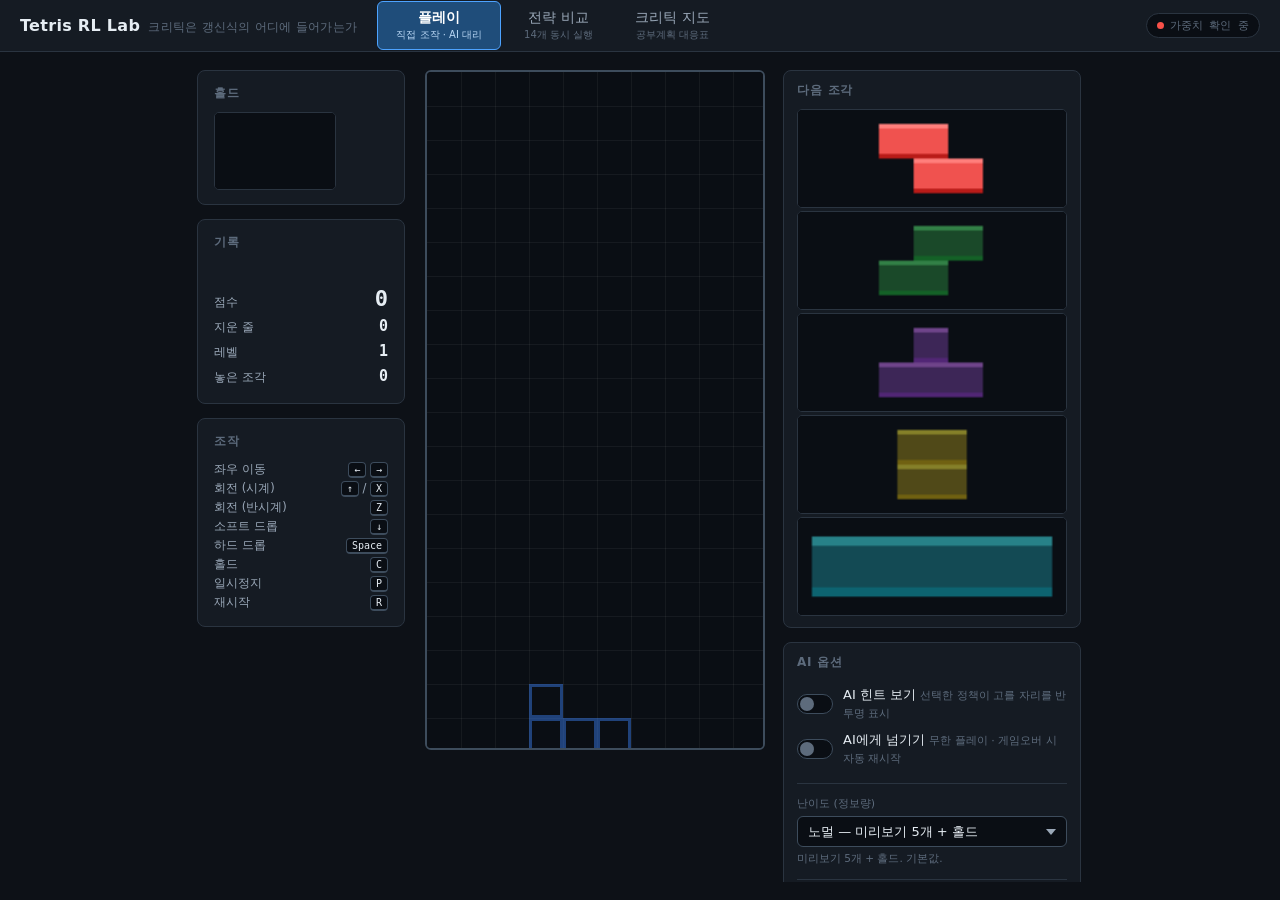
<file: index.html>
<!DOCTYPE html>
<meta charset="utf-8">
<title>tetris-rl-testbed</title>
<!-- GitHub Pages serves the repository root. The app lives in web/ and loads
     the weight files from ../weights/, so the root is the correct doc root --
     this page only forwards the visitor to it. -->
<meta http-equiv="refresh" content="0; url=web/index.html">
<link rel="canonical" href="web/index.html">
<p>이동 중… 자동으로 넘어가지 않으면 <a href="web/index.html">web/index.html</a> 을 여세요.</p>
</file>
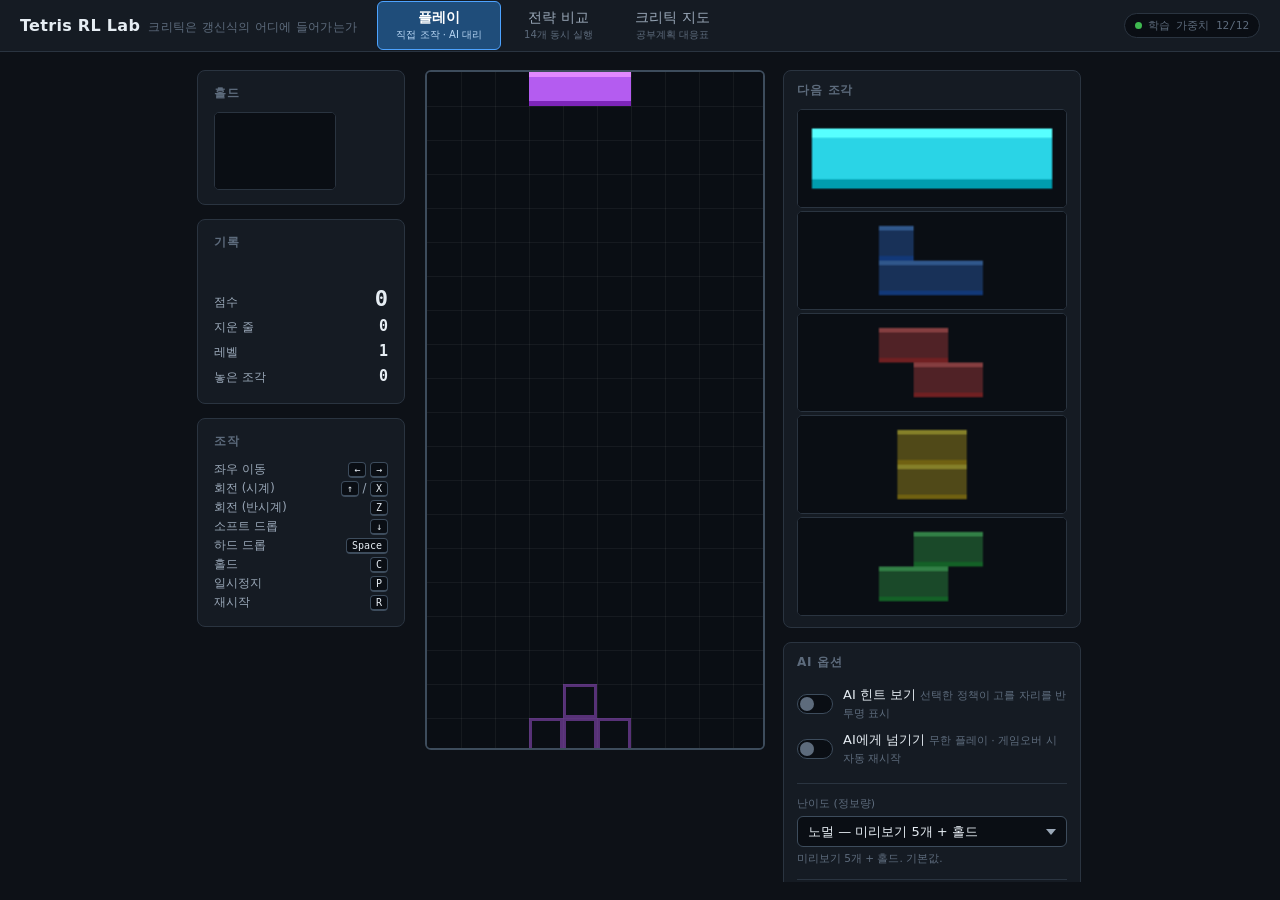
<file: web/index.html>
<!DOCTYPE html>
<html lang="ko">
<head>
<meta charset="utf-8">
<title>Tetris RL Lab</title>
<link rel="stylesheet" href="style.css">
</head>
<body>

<div id="app">

  <!-- ================= TOP BAR ================= -->
  <div id="topbar">
    <div id="brand">Tetris RL Lab<span class="sub">크리틱은 갱신식의 어디에 들어가는가</span></div>

    <div id="tabs">
      <button class="tab active" data-screen="play">플레이<span class="tab-hint">직접 조작 · AI 대리</span></button>
      <button class="tab" data-screen="arena">전략 비교<span class="tab-hint">8개 동시 실행</span></button>
      <button class="tab" data-screen="learn">크리틱 지도<span class="tab-hint">공부계획 대응표</span></button>
    </div>

    <div id="topbar-right">
      <span id="weights-status" class="none"><span class="dot"></span><span class="txt">가중치 확인 중</span></span>
      <span id="load-warning" class="tag warn" style="display:none"></span>
    </div>
  </div>

  <!-- ================= SCREENS ================= -->
  <div id="screens">

    <!-- ---------- ① PLAY ---------- -->
    <div class="screen active" id="screen-play">

      <div id="play-left">
        <div class="panel" id="hold-panel">
          <h3>홀드</h3>
          <canvas id="hold-canvas" class="mini-canvas" width="120" height="76"></canvas>
        </div>

        <div class="panel">
          <h3>기록</h3>
          <div id="combo-row"><span id="b2b-tag" class="tag good" style="display:none">B2B</span><span id="combo-tag" class="tag warn" style="display:none"></span></div>
          <div class="stat-row"><span class="k">점수</span><span class="v big" id="st-score">0</span></div>
          <div class="stat-row"><span class="k">지운 줄</span><span class="v" id="st-lines">0</span></div>
          <div class="stat-row"><span class="k">레벨</span><span class="v" id="st-level">1</span></div>
          <div class="stat-row"><span class="k">놓은 조각</span><span class="v" id="st-pieces">0</span></div>
        </div>

        <div class="panel" id="ai-stats-panel" style="display:none">
          <h3>AI 누적 통계</h3>
          <div class="stat-row"><span class="k">게임 수</span><span class="v" id="ai-games">0</span></div>
          <div class="stat-row"><span class="k">최고 줄 수</span><span class="v" id="ai-best">0</span></div>
          <div class="stat-row"><span class="k">평균 줄 수</span><span class="v" id="ai-mean">0</span></div>
          <div class="stat-row"><span class="k">초당 조각</span><span class="v" id="ai-pps">0</span></div>
        </div>

        <div class="panel" id="key-help">
          <h3>조작</h3>
          <div class="row"><span>좌우 이동</span><span><kbd>←</kbd> <kbd>→</kbd></span></div>
          <div class="row"><span>회전 (시계)</span><span><kbd>↑</kbd> / <kbd>X</kbd></span></div>
          <div class="row"><span>회전 (반시계)</span><span><kbd>Z</kbd></span></div>
          <div class="row"><span>소프트 드롭</span><span><kbd>↓</kbd></span></div>
          <div class="row"><span>하드 드롭</span><span><kbd>Space</kbd></span></div>
          <div class="row"><span>홀드</span><span><kbd>C</kbd></span></div>
          <div class="row"><span>일시정지</span><span><kbd>P</kbd></span></div>
          <div class="row"><span>재시작</span><span><kbd>R</kbd></span></div>
        </div>
      </div>

      <div id="play-center">
        <div id="ai-banner"><span class="pulse"></span><span id="ai-banner-txt">AI 자동 플레이 중</span></div>
        <div id="difficulty-badge" class="tag warn" style="display:none"></div>
        <div id="play-board-wrap">
          <canvas id="play-board" width="320" height="640"></canvas>
          <div id="play-overlay">
            <div class="big" id="ov-title">일시정지</div>
            <div class="small" id="ov-sub">P 키로 계속</div>
          </div>
        </div>
      </div>

      <div id="play-right">
        <div class="panel">
          <h3>다음 조각</h3>
          <div id="next-list"></div>
          <div id="next-empty" style="display:none;font-size:11px;color:var(--warn);padding:10px 2px;line-height:1.5">미리보기 없음 — 익스트림 모드<br><span class="muted">1수 탐색은 이 모드에서 0수 탐색이 된다.</span></div>
        </div>

        <div class="panel">
          <h3>AI 옵션</h3>

          <label class="toggle">
            <input type="checkbox" id="opt-hint"><span class="track"></span>
            <span><span class="label">AI 힌트 보기</span>
              <span class="desc">선택한 정책이 고를 자리를 반투명 표시</span></span>
          </label>

          <label class="toggle">
            <input type="checkbox" id="opt-autoplay"><span class="track"></span>
            <span><span class="label">AI에게 넘기기</span>
              <span class="desc">무한 플레이 · 게임오버 시 자동 재시작</span></span>
          </label>

          <div class="hr"></div>
          <div style="font-size:11px;color:var(--fg-faint);margin-bottom:5px">난이도 (정보량)</div>
          <select class="sel" id="opt-difficulty"></select>
          <div id="difficulty-note" style="font-size:10.5px;color:var(--fg-faint);margin-top:4px;line-height:1.5"></div>

          <div class="hr"></div>
          <div style="font-size:11px;color:var(--fg-faint);margin-bottom:5px">에이전트</div>
          <select class="sel" id="opt-agent"></select>

          <div style="margin-top:12px">
            <div style="display:flex;justify-content:space-between;font-size:11px;color:var(--fg-faint)">
              <span>AI 속도</span><span id="ai-speed-val">보통</span>
            </div>
            <input type="range" id="ai-speed" min="0" max="4" step="1" value="2">
          </div>
        </div>

      </div>
    </div>

    <!-- ---------- ② ARENA ---------- -->
    <div class="screen" id="screen-arena">

      <div id="arena-controls">
        <div class="grp">
          <button class="btn primary" id="ar-toggle">시작</button>
          <button class="btn" id="ar-reset">초기화</button>
        </div>

        <div class="grp">
          <span class="glabel">실험</span>
          <select class="sel" id="ar-experiment" style="width:190px">
            <option value="all8">8전략 비교</option>
            <option value="difficulty">난이도 3단계 비교</option>
          </select>
          <select class="sel" id="ar-diff-strat" style="width:170px;display:none"></select>
        </div>

        <div class="grp grow">
          <span class="glabel">속도</span>
          <input type="range" id="arena-speed" min="0" max="5" step="1" value="2">
          <span id="arena-speed-val">보통</span>
        </div>

        <div class="grp">
          <label class="toggle" style="padding:0">
            <input type="checkbox" id="ar-same-seed" checked><span class="track"></span>
            <span class="label">전 패널 동일 시드</span>
          </label>
        </div>

        <div class="grp">
          <span class="glabel">시드</span>
          <input type="number" id="ar-seed" value="12345"
                 style="width:92px;padding:6px 8px;border-radius:6px;border:1px solid var(--border-hi);background:var(--bg-inset);color:var(--fg);font-family:var(--mono);font-size:12px">
        </div>

        <div class="grp">
          <label class="toggle" style="padding:0">
            <input type="checkbox" id="ar-autorestart" checked><span class="track"></span>
            <span class="label">게임오버 시 재시작</span>
          </label>
        </div>

        <div class="grp">
          <label class="toggle" style="padding:0" title="정책 기반(REINFORCE·기준선·A2C)은 argmax 로 평가된 값이 rl 보고 수치다. 끄면 softmax 로 샘플링한다.">
            <input type="checkbox" id="ar-greedy" checked><span class="track"></span>
            <span class="label">정책은 탐욕 선택</span>
          </label>
        </div>
      </div>

      <div id="arena-body">
        <div id="arena-grid"></div>

        <div class="panel" id="arena-board">
          <h3>리더보드</h3>
          <div id="lb-metric-tabs">
            <button class="mt active" data-metric="lines">지운 줄</button>
            <button class="mt" data-metric="score">점수/조각</button>
            <button class="mt" data-metric="tetris">테트리스 비율</button>
          </div>
          <div id="lb-list"></div>
          <div class="hr"></div>
          <div class="stat-row"><span class="k">총 경과</span><span class="v" id="ar-elapsed">0.0초</span></div>
          <div class="stat-row"><span class="k">총 조각</span><span class="v" id="ar-total-pieces">0</span></div>
          <div class="stat-row"><span class="k">렌더 FPS</span><span class="v" id="ar-fps">0</span></div>
          <div class="hr"></div>
          <div style="font-size:11px;line-height:1.6;color:var(--fg-faint)">
            동일 시드를 켜면 8개 패널이 <b>같은 조각 순서</b>를 받는다.
            성적 차이는 오직 정책의 선택 차이에서 나온다.
            <br><br>
            줄 수로는 델라체리·CEM·1수 탐색이 갈리지 않는다 (셋 다 안 죽는다).
            <b>점수/조각</b>과 <b>테트리스 비율</b>이 그 셋을 가르는 축이다.
          </div>
        </div>
      </div>
    </div>

    <!-- ---------- ③ LEARN ---------- -->
    <div class="screen" id="screen-learn">
      <div id="learn-axis">
        <h2>크리틱이 갱신식의 어디에 들어가는가</h2>
        <div class="axis-sub">
          아래 세로축은 <b>RL 공부계획</b>의 진행 순서다. 위에서 아래로 갈수록 크리틱이 갱신식에 더 깊이 들어간다.
          항목을 누르면 그 전략의 갱신식과 크리틱의 역할이 오른쪽에 나오고, 전략 비교 화면에서 단독으로 실행할 수 있다.
        </div>
        <div id="axis-list"></div>
      </div>

      <div id="learn-detail"></div>
    </div>

  </div><!-- /#screens -->
</div><!-- /#app -->

<!-- ES modules: the app is served over HTTP (see PROJECT.md "배포 방식"),
     so import/export is fine and no global-namespace workaround is needed.
     ui.js pulls in engine.js, policies.js and arena.js. -->
<script type="module" src="ui.js"></script>
</body>
</html>
</file>
<file: web/style.css>
/* ============================================================
   Tetris RL Lab — stylesheet
   Dark theme. Target viewport 1920x1080, no page scroll.
   No external fonts, no CDN. System font stack only.
   ============================================================ */

:root {
  /* --- surfaces --- */
  --bg:          #0d1117;
  --bg-panel:    #151b23;
  --bg-panel-2:  #1c242e;
  --bg-inset:    #0a0e14;
  --border:      #2a3440;
  --border-hi:   #3d4c5c;

  /* --- text --- */
  --fg:          #e6edf3;
  --fg-dim:      #9aa8b8;
  --fg-faint:    #5d6b7c;

  /* --- accents --- */
  --accent:      #4da3ff;
  --accent-dim:  #1f4d7a;
  --good:        #3fb950;
  --warn:        #d29922;
  --bad:         #f85149;

  /* --- tetromino colors (standard convention) --- */
  --p-I: #2ad4e6;   /* cyan   */
  --p-O: #f2d024;   /* yellow */
  --p-T: #b45cf0;   /* purple */
  --p-S: #3fd15b;   /* green  */
  --p-Z: #f0524f;   /* red    */
  --p-J: #3b82f6;   /* blue   */
  --p-L: #f5921e;   /* orange */

  --mono: ui-monospace, "DejaVu Sans Mono", "Consolas", monospace;
  --sans: system-ui, -apple-system, "Segoe UI", "Noto Sans KR", sans-serif;
}

* { box-sizing: border-box; }

html, body {
  margin: 0;
  padding: 0;
  height: 100%;
  overflow: hidden;
  background: var(--bg);
  color: var(--fg);
  font-family: var(--sans);
  font-size: 14px;
  -webkit-font-smoothing: antialiased;
}

/* ============================================================
   App shell
   ============================================================ */

#app {
  display: flex;
  flex-direction: column;
  height: 100vh;
}

/* --- top bar --------------------------------------------- */

#topbar {
  display: flex;
  align-items: center;
  gap: 20px;
  padding: 0 20px;
  height: 52px;
  flex: 0 0 52px;
  background: var(--bg-panel);
  border-bottom: 1px solid var(--border);
}

#brand {
  font-weight: 700;
  font-size: 16px;
  letter-spacing: .3px;
  white-space: nowrap;
}
#brand .sub {
  font-weight: 400;
  font-size: 12px;
  color: var(--fg-faint);
  margin-left: 8px;
}

#tabs { display: flex; gap: 4px; }

.tab {
  appearance: none;
  border: 1px solid transparent;
  background: transparent;
  color: var(--fg-dim);
  font-family: inherit;
  font-size: 14px;
  padding: 7px 18px;
  border-radius: 6px;
  cursor: pointer;
  transition: background .12s, color .12s;
}
.tab:hover { background: var(--bg-panel-2); color: var(--fg); }
.tab.active {
  background: var(--accent-dim);
  border-color: var(--accent);
  color: #fff;
  font-weight: 600;
}
.tab .tab-hint {
  display: block;
  font-size: 10px;
  font-weight: 400;
  color: var(--fg-faint);
  margin-top: 1px;
}
.tab.active .tab-hint { color: #b9d7f5; }

#topbar-right {
  margin-left: auto;
  display: flex;
  align-items: center;
  gap: 14px;
  font-size: 12px;
  color: var(--fg-faint);
}

/* status pill for weight loading */
#weights-status {
  display: inline-flex;
  align-items: center;
  gap: 6px;
  padding: 4px 10px;
  border-radius: 20px;
  border: 1px solid var(--border);
  background: var(--bg-inset);
  font-family: var(--mono);
  font-size: 11px;
}
#weights-status .dot {
  width: 7px; height: 7px; border-radius: 50%;
  background: var(--fg-faint);
}
#weights-status.ok   .dot { background: var(--good); }
#weights-status.part .dot { background: var(--warn); }
#weights-status.none .dot { background: var(--bad); }

/* --- screens --------------------------------------------- */

#screens { flex: 1 1 auto; position: relative; overflow: hidden; }

.screen {
  position: absolute;
  inset: 0;
  display: none;
  overflow: hidden;
}
.screen.active { display: flex; }

/* ============================================================
   Generic building blocks
   ============================================================ */

.panel {
  background: var(--bg-panel);
  border: 1px solid var(--border);
  border-radius: 8px;
  padding: 14px 16px;
}

.panel h3 {
  margin: 0 0 10px;
  font-size: 12px;
  font-weight: 700;
  letter-spacing: .8px;
  text-transform: uppercase;
  color: var(--fg-faint);
}

.hr { height: 1px; background: var(--border); margin: 12px 0; }

/* stat rows */
.stat-row {
  display: flex;
  justify-content: space-between;
  align-items: baseline;
  padding: 3px 0;
}
.stat-row .k { color: var(--fg-dim); font-size: 12px; }
.stat-row .v { font-family: var(--mono); font-size: 15px; font-weight: 600; }
.stat-row .v.big { font-size: 22px; }

/* toggle switch */
.toggle {
  display: flex;
  align-items: center;
  gap: 10px;
  padding: 7px 0;
  cursor: pointer;
  user-select: none;
}
.toggle input { display: none; }
.toggle .track {
  flex: 0 0 auto;
  width: 36px; height: 20px;
  border-radius: 10px;
  background: var(--bg-inset);
  border: 1px solid var(--border-hi);
  position: relative;
  transition: background .15s, border-color .15s;
}
.toggle .track::after {
  content: "";
  position: absolute;
  top: 2px; left: 2px;
  width: 14px; height: 14px;
  border-radius: 50%;
  background: var(--fg-faint);
  transition: transform .15s, background .15s;
}
.toggle input:checked + .track {
  background: var(--accent-dim);
  border-color: var(--accent);
}
.toggle input:checked + .track::after {
  transform: translateX(16px);
  background: var(--accent);
}
.toggle .label { font-size: 13px; }
.toggle .desc { font-size: 11px; color: var(--fg-faint); margin-top: 1px; }

/* buttons */
.btn {
  appearance: none;
  font-family: inherit;
  font-size: 13px;
  padding: 7px 14px;
  border-radius: 6px;
  border: 1px solid var(--border-hi);
  background: var(--bg-panel-2);
  color: var(--fg);
  cursor: pointer;
  transition: background .12s, border-color .12s;
}
.btn:hover { background: var(--border); border-color: var(--fg-faint); }
.btn.primary {
  background: var(--accent-dim);
  border-color: var(--accent);
  color: #fff;
  font-weight: 600;
}
.btn.primary:hover { background: #2a6199; }
.btn:disabled { opacity: .4; cursor: not-allowed; }

/* select */
select.sel {
  appearance: none;
  font-family: inherit;
  font-size: 13px;
  padding: 7px 28px 7px 10px;
  width: 100%;
  border-radius: 6px;
  border: 1px solid var(--border-hi);
  background: var(--bg-inset) url("data:image/svg+xml;utf8,<svg xmlns='http://www.w3.org/2000/svg' width='10' height='6'><path d='M0 0l5 6 5-6z' fill='%239aa8b8'/></svg>") no-repeat right 10px center;
  color: var(--fg);
  cursor: pointer;
}

/* range slider */
input[type=range] {
  appearance: none;
  width: 100%;
  height: 4px;
  border-radius: 2px;
  background: var(--border);
  outline: none;
  cursor: pointer;
}
input[type=range]::-webkit-slider-thumb {
  appearance: none;
  width: 14px; height: 14px;
  border-radius: 50%;
  background: var(--accent);
  cursor: pointer;
}
input[type=range]::-moz-range-thumb {
  width: 14px; height: 14px;
  border: none;
  border-radius: 50%;
  background: var(--accent);
  cursor: pointer;
}

/* small monospace tag */
.tag {
  display: inline-block;
  font-family: var(--mono);
  font-size: 10px;
  padding: 2px 6px;
  border-radius: 4px;
  background: var(--bg-inset);
  border: 1px solid var(--border);
  color: var(--fg-dim);
}
.tag.good { color: var(--good); border-color: #1c4a26; }
.tag.warn { color: var(--warn); border-color: #4a3b12; }
.tag.bad  { color: var(--bad);  border-color: #5c2320; }

/* ============================================================
   ① PLAY screen
   ============================================================ */

#screen-play {
  gap: 18px;
  padding: 18px;
  justify-content: center;
  align-items: flex-start;
}

/* left column: hold + study note */
#play-left  { width: 210px; flex: 0 0 210px; display: flex; flex-direction: column; gap: 14px; }
/* center: the board */
#play-center{ flex: 0 0 auto; display: flex; flex-direction: column; align-items: center; gap: 10px; }
/* right column: next + controls */
#play-right { width: 300px; flex: 0 0 300px; display: flex; flex-direction: column; gap: 14px; }

#play-board-wrap {
  position: relative;
  border: 2px solid var(--border-hi);
  border-radius: 6px;
  background: var(--bg-inset);
  overflow: hidden;
}
#play-board { display: block; }

/* overlay for pause / game over */
#play-overlay {
  position: absolute;
  inset: 0;
  display: none;
  flex-direction: column;
  align-items: center;
  justify-content: center;
  gap: 8px;
  background: rgba(10, 14, 20, .82);
  backdrop-filter: blur(2px);
  text-align: center;
}
#play-overlay.show { display: flex; }
#play-overlay .big { font-size: 26px; font-weight: 700; }
#play-overlay .small { font-size: 13px; color: var(--fg-dim); }

/* AI driving banner */
#ai-banner {
  display: none;
  align-items: center;
  gap: 8px;
  padding: 6px 12px;
  border-radius: 6px;
  background: var(--accent-dim);
  border: 1px solid var(--accent);
  font-size: 12px;
  font-weight: 600;
}
#ai-banner.show { display: flex; }
#ai-banner .pulse {
  width: 7px; height: 7px; border-radius: 50%;
  background: #7fc4ff;
  animation: pulse 1.1s ease-in-out infinite;
}
@keyframes pulse { 0%,100%{opacity:.25} 50%{opacity:1} }

/* mini canvases for hold / next */
.mini-canvas {
  display: block;
  background: var(--bg-inset);
  border: 1px solid var(--border);
  border-radius: 5px;
}

#next-list { display: flex; flex-direction: column; gap: 5px; }

/* key help table */
#key-help { font-size: 12px; }
#key-help .row {
  display: flex;
  justify-content: space-between;
  padding: 3px 0;
  color: var(--fg-dim);
}
kbd {
  font-family: var(--mono);
  font-size: 11px;
  padding: 2px 6px;
  border-radius: 4px;
  background: var(--bg-inset);
  border: 1px solid var(--border-hi);
  border-bottom-width: 2px;
  color: var(--fg);
}

/* ============================================================
   ② ARENA screen
   ============================================================ */

#screen-arena { flex-direction: column; padding: 14px 18px; gap: 12px; }

#arena-controls {
  display: flex;
  align-items: center;
  gap: 18px;
  flex: 0 0 auto;
  padding: 10px 16px;
  background: var(--bg-panel);
  border: 1px solid var(--border);
  border-radius: 8px;
}
#arena-controls .grp {
  display: flex;
  align-items: center;
  gap: 9px;
}
#arena-controls .grp .glabel {
  font-size: 11px;
  color: var(--fg-faint);
  text-transform: uppercase;
  letter-spacing: .5px;
  white-space: nowrap;
}
#arena-speed { width: 190px; }
#arena-speed-val {
  font-family: var(--mono);
  font-size: 12px;
  min-width: 82px;
  color: var(--accent);
}

#arena-body { flex: 1 1 auto; display: flex; gap: 14px; min-height: 0; }

#arena-grid {
  flex: 1 1 auto;
  display: grid;
  grid-template-columns: repeat(4, 1fr);
  grid-template-rows: repeat(2, 1fr);
  gap: 10px;
  min-height: 0;
}

.arena-cell {
  background: var(--bg-panel);
  border: 1px solid var(--border);
  border-radius: 8px;
  padding: 8px;
  display: flex;
  flex-direction: column;
  gap: 6px;
  min-height: 0;
  overflow: hidden;
  transition: border-color .15s;
}
.arena-cell.leader { border-color: var(--accent); }
.arena-cell.dead   { opacity: .55; }

.arena-cell .head {
  display: flex;
  align-items: baseline;
  gap: 6px;
  flex: 0 0 auto;
}
.arena-cell .head .nm {
  font-size: 12px;
  font-weight: 700;
  white-space: nowrap;
  overflow: hidden;
  text-overflow: ellipsis;
}
.arena-cell .head .critic {
  font-size: 10px;
  color: var(--fg-faint);
  margin-left: auto;
  white-space: nowrap;
}

.arena-cell .canvas-wrap {
  flex: 1 1 auto;
  display: flex;
  justify-content: center;
  align-items: center;
  min-height: 0;
}
.arena-cell canvas {
  background: var(--bg-inset);
  border: 1px solid var(--border);
  border-radius: 4px;
  max-height: 100%;
}

.arena-cell .foot {
  flex: 0 0 auto;
  display: flex;
  justify-content: space-between;
  font-family: var(--mono);
  font-size: 11px;
  color: var(--fg-dim);
}
.arena-cell .foot b { color: var(--fg); font-weight: 700; }

/* leaderboard */
#arena-board {
  width: 268px;
  flex: 0 0 268px;
  display: flex;
  flex-direction: column;
  overflow: hidden;
}
#lb-list { display: flex; flex-direction: column; gap: 3px; overflow-y: auto; }
.lb-row {
  display: flex;
  align-items: center;
  gap: 8px;
  padding: 6px 8px;
  border-radius: 5px;
  background: var(--bg-inset);
  font-size: 12px;
}
.lb-row .rk {
  font-family: var(--mono);
  font-size: 11px;
  color: var(--fg-faint);
  width: 16px;
}
.lb-row .sw { width: 8px; height: 8px; border-radius: 2px; flex: 0 0 auto; }
.lb-row .nm { flex: 1 1 auto; overflow: hidden; text-overflow: ellipsis; white-space: nowrap; }
.lb-row .sc { font-family: var(--mono); font-weight: 700; }
.lb-row.top { background: var(--accent-dim); }

/* ============================================================
   ③ LEARN screen
   ============================================================ */

#screen-learn { padding: 18px 24px; gap: 22px; overflow: hidden; }

#learn-axis {
  width: 430px;
  flex: 0 0 430px;
  display: flex;
  flex-direction: column;
  gap: 0;
  overflow-y: auto;
}

#learn-axis h2 {
  margin: 0 0 4px;
  font-size: 17px;
}
#learn-axis .axis-sub {
  font-size: 12px;
  color: var(--fg-dim);
  margin-bottom: 14px;
  line-height: 1.5;
}

.axis-item {
  display: flex;
  gap: 12px;
  padding: 10px 12px;
  border-radius: 7px;
  border: 1px solid transparent;
  cursor: pointer;
  transition: background .12s, border-color .12s;
}
.axis-item:hover { background: var(--bg-panel); }
.axis-item.selected {
  background: var(--bg-panel);
  border-color: var(--accent);
}
.axis-item.excluded {
  cursor: default;
  opacity: .42;
}
.axis-item.excluded:hover { background: transparent; }

.axis-item .num {
  flex: 0 0 26px;
  height: 26px;
  border-radius: 50%;
  display: flex;
  align-items: center;
  justify-content: center;
  font-family: var(--mono);
  font-size: 12px;
  font-weight: 700;
  background: var(--bg-panel-2);
  border: 1px solid var(--border-hi);
  color: var(--fg-dim);
}
.axis-item.selected .num {
  background: var(--accent-dim);
  border-color: var(--accent);
  color: #fff;
}
.axis-item .body { flex: 1 1 auto; min-width: 0; }
.axis-item .nm { font-size: 14px; font-weight: 600; }
.axis-item .role { font-size: 11.5px; color: var(--fg-dim); margin-top: 2px; line-height: 1.45; }
.axis-item .why-out {
  font-size: 11.5px;
  color: var(--bad);
  margin-top: 3px;
  line-height: 1.45;
}

/* the vertical connector line between axis items */
.axis-line {
  width: 2px;
  height: 8px;
  background: var(--border);
  margin-left: 24px;
}

#learn-detail {
  flex: 1 1 auto;
  display: flex;
  flex-direction: column;
  gap: 14px;
  overflow-y: auto;
  min-width: 0;
}

#learn-detail h2 { margin: 0; font-size: 21px; }
#learn-detail .lead { font-size: 13.5px; color: var(--fg-dim); line-height: 1.65; }

.formula {
  font-family: var(--mono);
  font-size: 15px;
  line-height: 1.9;
  padding: 14px 16px;
  background: var(--bg-inset);
  border: 1px solid var(--border);
  border-left: 3px solid var(--accent);
  border-radius: 6px;
  overflow-x: auto;
  white-space: pre;
}

#learn-detail .prose { font-size: 13.5px; line-height: 1.75; color: var(--fg); }
#learn-detail .prose p { margin: 0 0 9px; }

#learn-solo {
  display: flex;
  align-items: center;
  gap: 12px;
  padding: 12px 16px;
  background: var(--bg-panel);
  border: 1px solid var(--border);
  border-radius: 8px;
}
#learn-solo .txt { flex: 1 1 auto; font-size: 12.5px; color: var(--fg-dim); }

/* honest reporting of eval results */
.eval-box {
  font-size: 12.5px;
  padding: 10px 14px;
  border-radius: 6px;
  background: var(--bg-inset);
  border: 1px solid var(--border);
}
.eval-box .hd {
  font-size: 11px;
  text-transform: uppercase;
  letter-spacing: .6px;
  color: var(--fg-faint);
  margin-bottom: 5px;
}

/* ============================================================
   Utility
   ============================================================ */
.muted { color: var(--fg-faint); }
.nowrap { white-space: nowrap; }
.grow { flex: 1 1 auto; }
.scroll-y { overflow-y: auto; }

::-webkit-scrollbar { width: 9px; height: 9px; }
::-webkit-scrollbar-track { background: transparent; }
::-webkit-scrollbar-thumb { background: var(--border); border-radius: 5px; }
::-webkit-scrollbar-thumb:hover { background: var(--border-hi); }

/* ============================================================
   Additions: untrained panels, detail head, sparkline, flags
   ============================================================ */

/* a strategy with no weight file is shown but never run */
.arena-cell.untrained { opacity: .72; }
.arena-cell .canvas-wrap { position: relative; }
.untrained-veil {
  position: absolute;
  inset: 0;
  display: flex;
  align-items: center;
  justify-content: center;
  background: rgba(10, 14, 20, .74);
  border-radius: 4px;
  pointer-events: none;
}
.untrained-veil span {
  font-size: 11px;
  font-weight: 700;
  letter-spacing: .5px;
  color: var(--warn);
  border: 1px solid #4a3b12;
  background: var(--bg-inset);
  padding: 3px 9px;
  border-radius: 20px;
  white-space: nowrap;
}

.lb-row.off { opacity: .5; }
.lb-row.off .sc { font-size: 10px; color: var(--warn); font-weight: 400; }

/* LEARN detail */
.detail-head { display: flex; align-items: center; gap: 10px; }
.detail-head h2 { margin: 0; }

.flag-row { display: flex; gap: 6px; }

.spark-cap {
  font-family: var(--mono);
  font-size: 10.5px;
  color: var(--fg-faint);
  margin-top: 3px;
}

#learn-detail .panel svg {
  display: block;
  background: var(--bg-inset);
  border: 1px solid var(--border);
  border-radius: 5px;
}


/* leaderboard metric tabs */
#lb-metric-tabs { display: flex; gap: 3px; margin-bottom: 8px; }
#lb-metric-tabs .mt {
  flex: 1 1 auto;
  appearance: none;
  font-family: inherit;
  font-size: 10.5px;
  padding: 5px 4px;
  border-radius: 5px;
  border: 1px solid var(--border);
  background: var(--bg-inset);
  color: var(--fg-dim);
  cursor: pointer;
  white-space: nowrap;
}
#lb-metric-tabs .mt:hover { color: var(--fg); border-color: var(--border-hi); }
#lb-metric-tabs .mt.active {
  background: var(--accent-dim);
  border-color: var(--accent);
  color: #fff;
  font-weight: 600;
}

.lb-note {
  font-size: 10.5px;
  line-height: 1.5;
  color: var(--fg-faint);
  padding: 6px 4px 0;
}
.lb-row .rk { min-width: 16px; }

/* B2B / combo tags on PLAY */
#combo-row { display: flex; gap: 5px; min-height: 18px; margin-bottom: 4px; }

/* eval comparison table on LEARN */
.eval-table { width: 100%; border-collapse: collapse; font-size: 12px; }
.eval-table th, .eval-table td { padding: 5px 7px; text-align: right; border-bottom: 1px solid var(--border); }
.eval-table th:first-child, .eval-table td:first-child { text-align: left; }
.eval-table th { color: var(--fg-faint); font-weight: 600; font-size: 10.5px; text-transform: uppercase; }
.eval-table tr.here { background: var(--accent-dim); }
.eval-table tr.survivor td { color: var(--good); }
.eval-table .bar { display: inline-block; height: 7px; border-radius: 2px; background: var(--accent); vertical-align: middle; }

/* ============================================================
   LEARN detail is a flex column, so its children shrink by
   default and a multi-line formula collapses to one line height
   with the glyphs clipped top and bottom. Every child must keep
   its natural height and let the COLUMN scroll instead.
   ============================================================ */
#learn-detail > * { flex: 0 0 auto; }

.formula {
  /* height follows the content; no vertical scrollbar inside the
     box, since a clipped formula is unreadable either way */
  overflow-y: visible;
  overflow-x: auto;
  min-height: 0;
  padding: 16px 18px;
  line-height: 2.0;
}

/* rl's original wording, shown verbatim beneath the Korean text
   while a Korean version is pending. Labelled so it is obviously
   a quotation, not UI copy. */
.critic-original {
  margin-top: 10px;
  padding: 9px 12px;
  border-left: 2px solid var(--border-hi);
  background: var(--bg-inset);
  border-radius: 4px;
  font-size: 12px;
  line-height: 1.6;
  color: var(--fg-dim);
}
.critic-original .src {
  display: block;
  font-size: 10px;
  text-transform: uppercase;
  letter-spacing: .5px;
  color: var(--fg-faint);
  margin-bottom: 3px;
}

/* the arena's run control should read at a glance */
#ar-toggle { min-width: 96px; font-size: 14px; padding: 9px 18px; }
#ar-toggle.primary { box-shadow: 0 0 0 3px rgba(77,163,255,.15); }

.lb-row .rk sup.tie { color: var(--accent); font-weight: 700; margin-left: 1px; }

/* ============================================================
   PLAY column fit at 1920x1080.
   The right column overran the fold by ~313px and pushed the key
   help entirely offscreen, while the left column sat half empty.
   The key help now lives on the left; both columns also scroll
   internally so a shorter viewport degrades instead of clipping.
   ============================================================ */
#play-left, #play-right { overflow-y: auto; max-height: 100%; }
#play-left  { padding-right: 2px; }
#play-right { padding-right: 2px; }

/* compact key help now that it shares the left column */
#key-help .row { padding: 2px 0; font-size: 11.5px; }
#key-help kbd { font-size: 10px; padding: 1px 5px; }

/* trim the right column so the AI panel clears the fold at 1080 */
#next-list { gap: 3px; }
#play-right .panel { padding: 11px 13px; }
#play-right .toggle { padding: 5px 0; }

.eval-warn {
  font-size: 11.5px;
  line-height: 1.6;
  color: var(--warn);
  background: var(--bg-inset);
  border: 1px solid #4a3b12;
  border-radius: 5px;
  padding: 8px 11px;
  margin-bottom: 9px;
}
.eval-table .heavy { color: var(--warn); font-size: 10px; font-family: var(--mono); }

/* an observation that contradicts the general claim above it —
   deliberately styled as a caution, not a footnote */
.obs-caveat {
  font-size: 12.5px;
  line-height: 1.75;
  padding: 12px 14px;
  border-radius: 6px;
  background: var(--bg-inset);
  border: 1px solid #4a3b12;
  border-left: 3px solid var(--warn);
  color: var(--fg);
}
.obs-caveat code {
  font-family: var(--mono);
  font-size: 11.5px;
  background: rgba(0,0,0,.35);
  padding: 1px 5px;
  border-radius: 3px;
}
</file>
